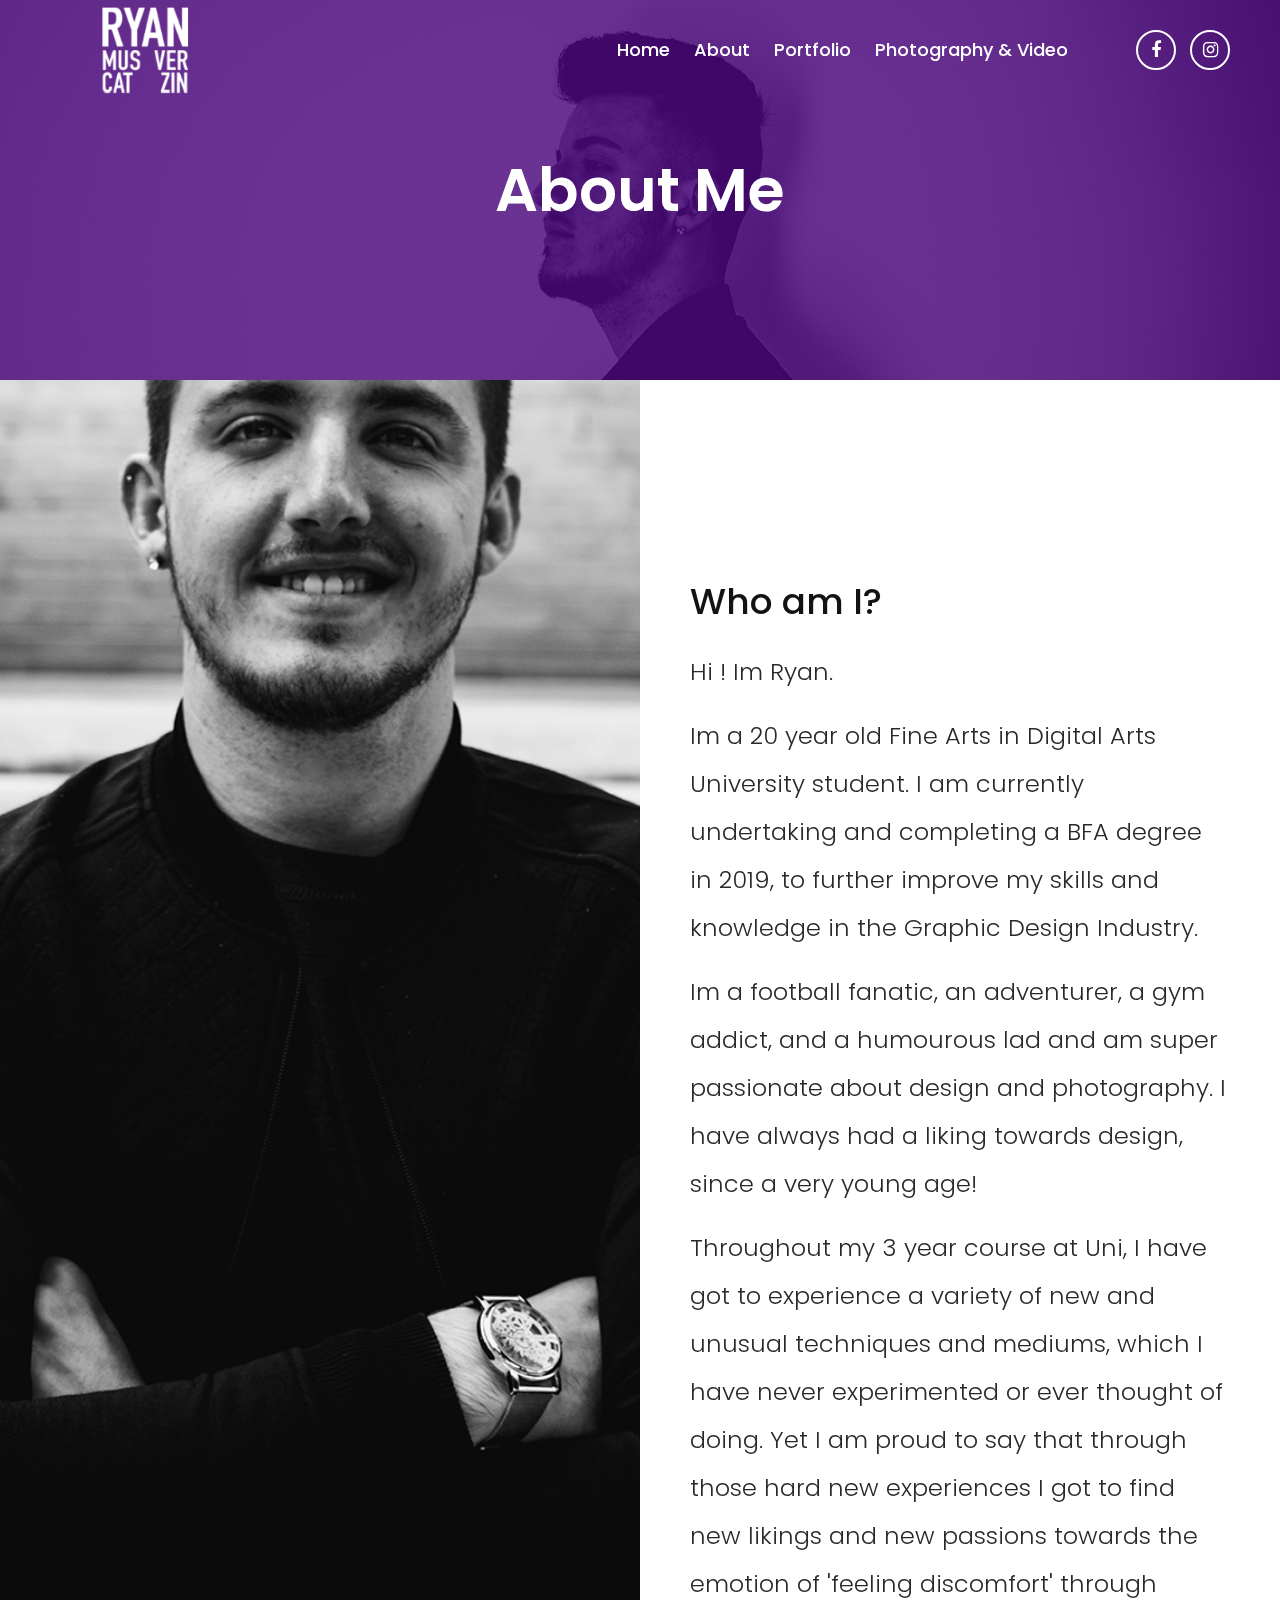
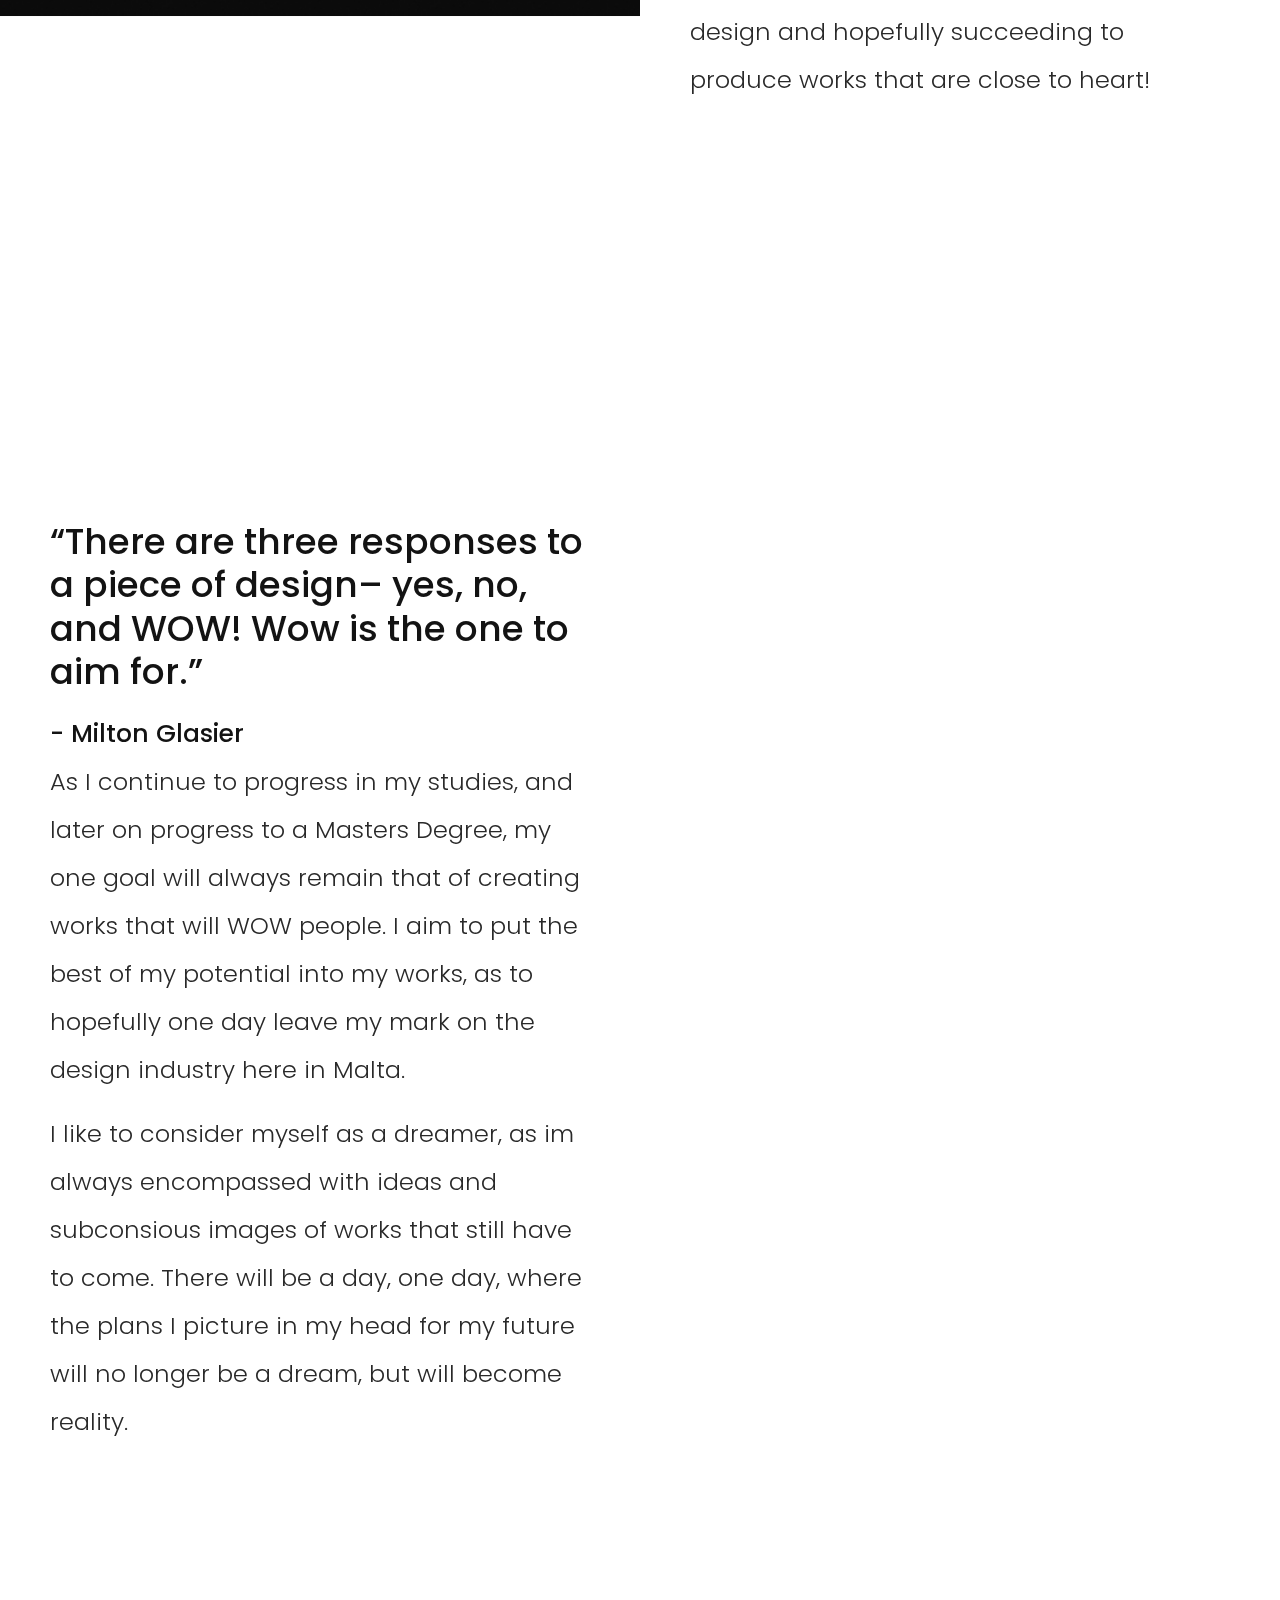
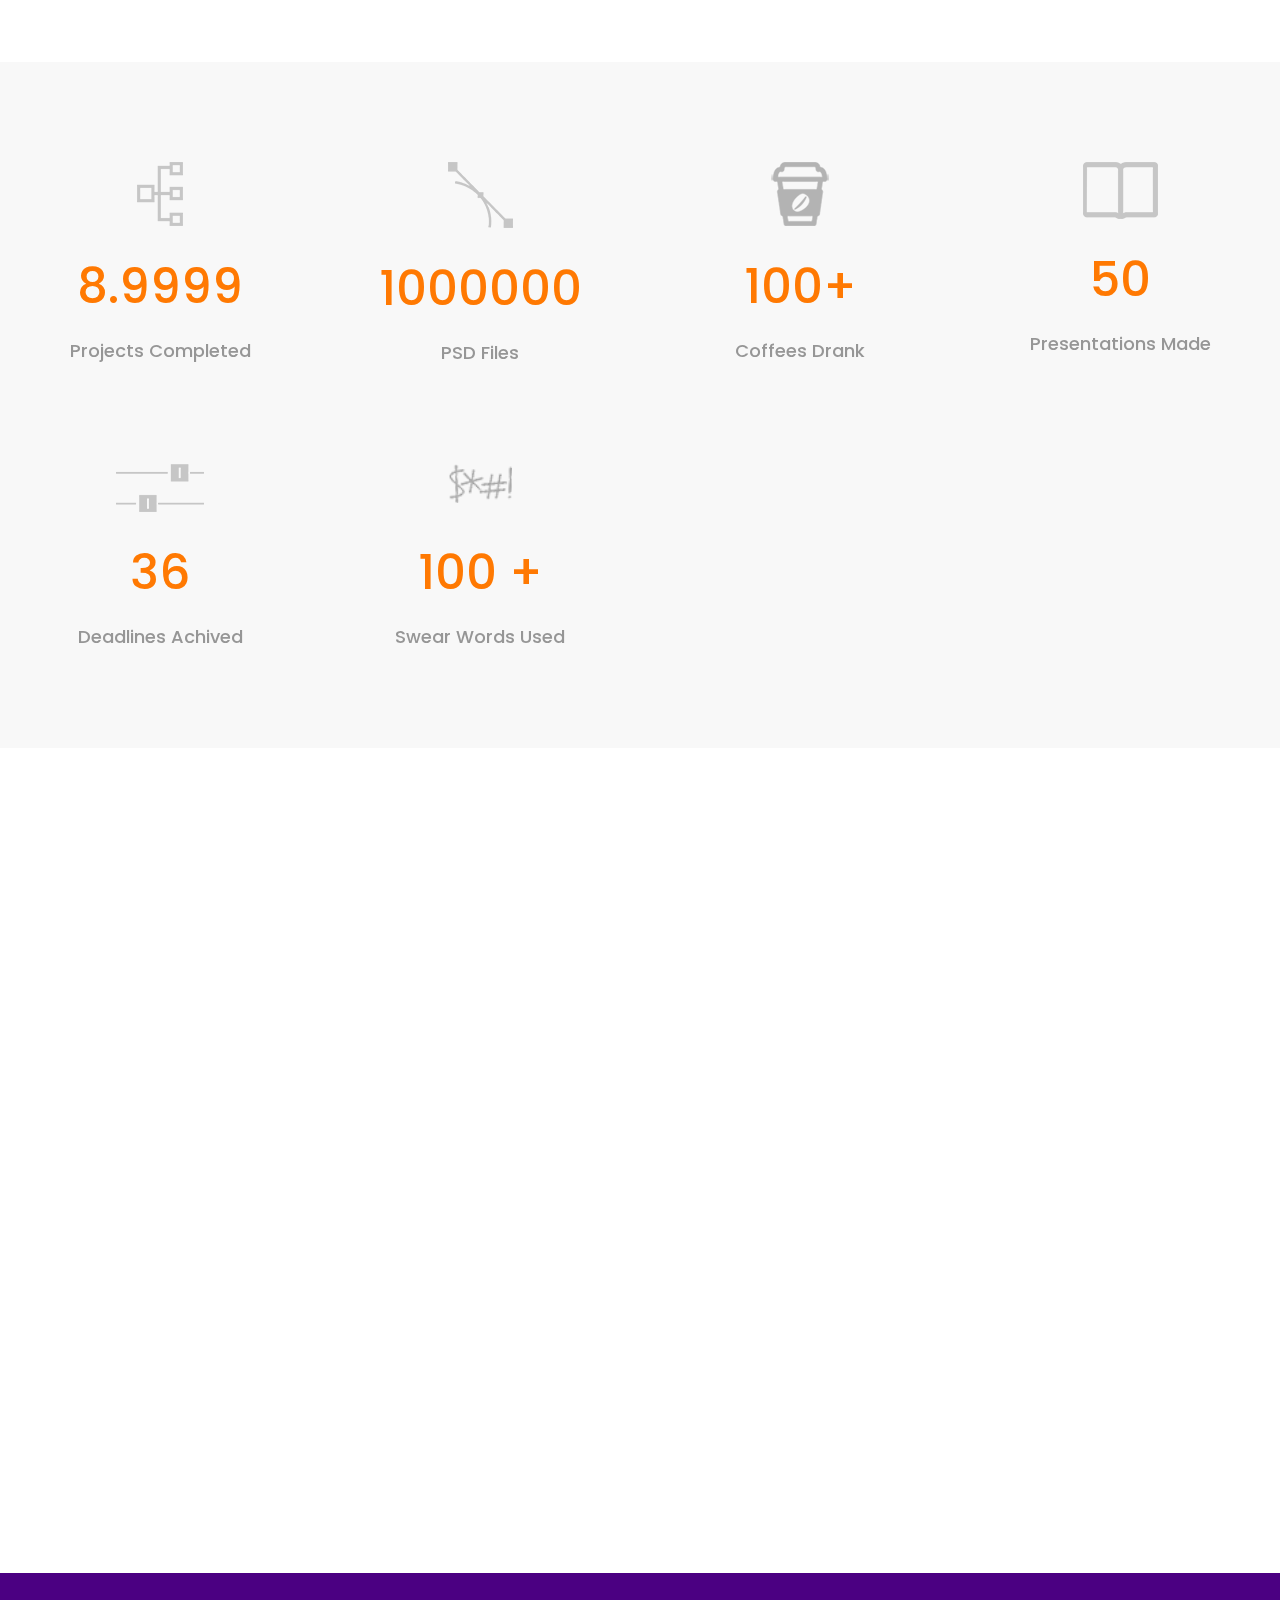
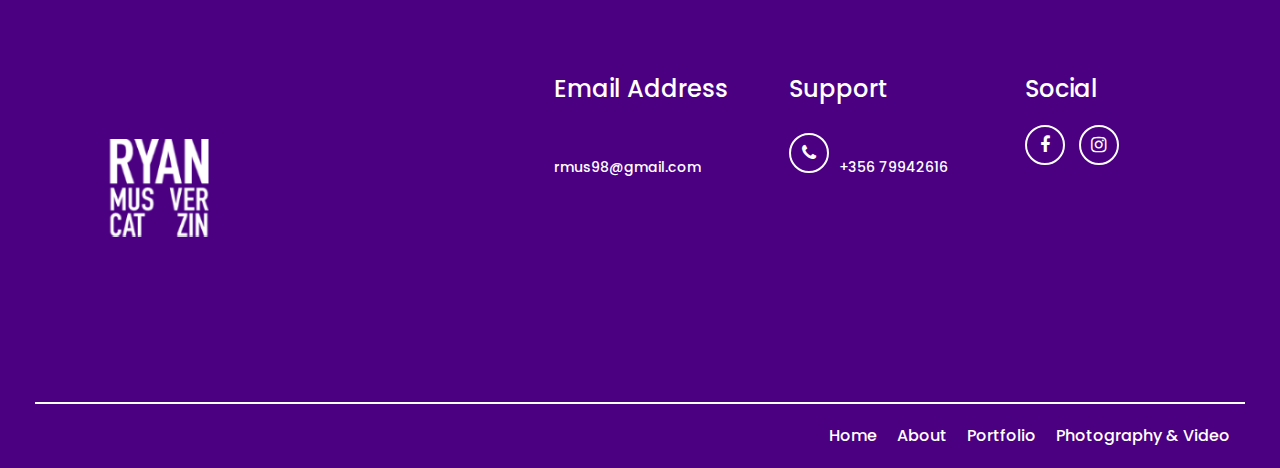
<file: Portfolio.html/RMVPortfolio/about.html>
<!DOCTYPE html>
<html lang="en">

<head>
    <meta charset="UTF-8">
    <meta name="description" content="">
    <meta http-equiv="X-UA-Compatible" content="IE=edge">
    <meta name="viewport" content="width=device-width, initial-scale=1, shrink-to-fit=no">
    <!-- The above 4 meta tags *must* come first in the head; any other head content must come *after* these tags -->

    <!-- Title -->
    <title>Ryan Muscat Verzin - Graphic Artist</title>

    <!-- Favicon -->
    <link rel="icon" href="img/core-img/RMVIcon.png">

    <!-- Stylesheet -->
    <link rel="stylesheet" href="style.css">

</head>

<body>
    <!-- Preloader -->
    <div class="preloader d-flex align-items-center justify-content-center">
        <div class="lds-ellipsis">
            <div></div>
            <div></div>
            <div></div>
            <div></div>
        </div>
    </div>

    <!-- ##### Header Area Start ##### -->
    <header class="header-area">
        <!-- Navbar Area -->
        <div class="pixel-main-menu" id="sticker">
            <div class="classy-nav-container breakpoint-off">
                <div class="container-fluid">
                    <!-- Menu -->
                    <nav class="classy-navbar justify-content-between" id="pixelNav">

                        <!-- Nav brand -->
                        <a href="index.html" class="nav-brand"><img src="img/core-img/rmvlogoF.png" alt=""></a>

                        <!-- Navbar Toggler -->
                        <div class="classy-navbar-toggler">
                            <span class="navbarToggler"><span></span><span></span><span></span></span>
                        </div>

                        <!-- Menu -->
                        <div class="classy-menu">

                            <!-- Close Button -->
                            <div class="classycloseIcon">
                                <div class="cross-wrap"><span class="top"></span><span class="bottom"></span></div>
                            </div>

                            <!-- Nav Start -->
                            <div class="classynav">
                                <ul>
                                    <li><a href="index.html">Home</a></li>
                                    <li><a href="about.html">About</a></li>
                                    <!--<li><a href="services.html">Services</a></li> -->
                                    <!--<li><a href="contact.html">Contact</a></li>-->
                                    <li><a href="https://verzin98.github.io/verzin98portfolio.github.io/Portfolio.html/RMVPortfolio/index.html#Portfolio">Portfolio
                                        </a> </li>
                                    <li><a href="portfolio.html">Photography & Video</a></li>
                                </ul> <!-- Top Social Info -->
                                <div class="top-social-info ml-5">
                                    <a href="https://www.facebook.com/RyanMV98"><i class="fa fa-facebook"></i></a>
                                    <a href="https://www.instagram.com/mvdesign98/?hl=en"><i class="fa fa-instagram"></i></a>

                                </div>
                            </div>
                            <!-- Nav End -->
                        </div>
                    </nav>
                </div>
            </div>
        </div>
    </header>
    <!-- ##### Header Area End ##### -->

    <!-- ##### Breadcrumb Area Start ##### -->
    <section class="breadcrumb-area bg-img bg-overlay jarallax" style="background-image: url(img/bg-img/Me2.jpg);">
        <div class="container-fluid h-100">
            <div class="row h-100 align-items-center">
                <div class="col-12">
                    <div class="breadcrumb-content">
                        <h2>About Me</h2>
                    </div>
                </div>
            </div>
        </div>
    </section>
    <!-- ##### Breadcrumb Area End ##### -->

    <!-- ##### Feature Area Start ##### -->
    <section class="pixel-feature-area d-flex flex-wrap">
        <!-- Feature Thumbnail -->
        <div class="feature-thumbnail bg-img jarallax" style="background-image: url(img/bg-img/Me1.jpg);"></div>

        <!-- Feature Content -->
        <div class="feature-content">
            <h1>Who am I?</h1>
            <p>Hi ! Im Ryan.</p>
            <p> Im a 20 year old Fine Arts in Digital Arts University student.
                I am currently undertaking and completing a BFA degree in 2019, to further improve my skills and
                knowledge in the Graphic Design Industry.</p>
            <p> Im a football fanatic, an adventurer, a gym addict, and a humourous lad and am super passionate about
                design and photography. I have always had a liking towards design, since a very young age! </p>

            <p> Throughout my 3 year course at Uni, I have got to experience a variety of new and unusual techniques
                and mediums, which I have never experimented or ever thought of doing. Yet I am proud to say that
                through those hard new experiences I got to find new likings and new passions towards the emotion of
                'feeling discomfort' through design and hopefully succeeding to produce works that are close to heart!</p>
        </div>
    </section>
    <!-- ##### Feature Area End ##### -->

    <!-- ##### Feature Area Start ##### -->
    <section class="pixel-feature-area d-flex flex-wrap">
        <!-- Feature Content -->
        <div class="feature-content">
            <h1>“There are three responses to a piece of design– yes, no, and WOW! Wow is the one to aim for.” </h1>
            <h6> - Milton Glasier</h6>
            <p>As I continue to progress in my studies, and later on progress to a Masters Degree, my one goal will
                always remain that of creating works that will WOW people. I aim to put the best of my potential into
                my works, as to hopefully one day leave my mark on the design industry here in Malta.</p>
            <p>I like to consider myself as a dreamer, as im always encompassed with ideas and subconsious images of
                works that still have to come. There will be a day, one day, where the plans I picture in my head
                for my future will no longer be a dream, but will become reality. </p>

        </div>

        <!-- Feature Thumbnail -->
        <div class="feature-thumbnail bg-img jarallax" style="background-image: url(img/bg-img/Me3.jpg);"></div>
    </section>
    <!-- ##### Feature Area End ##### -->

    <!-- ##### Cool Facts Area Start ##### -->
    <section class="pixel-cool-facts-area bg-gray section-padding-100-0">
        <div class="container-fluid">
            <div class="row">

                <!-- Single Cool Facts -->
                <div class="col-12 col-sm-6 col-lg-3">
                    <div class="single-cool-fact mb-100">
                        <div class="scf-icon">
                            <img src="img/core-img/m1.png" alt="">
                        </div>
                        <div class="scf-text">
                            <h2><span class="counter">8.9999</span></h2>
                            <h6>Projects Completed</h6>
                        </div>
                    </div>
                </div>

                <!-- Single Cool Facts -->
                <div class="col-12 col-sm-6 col-lg-3">
                    <div class="single-cool-fact mb-100">
                        <div class="scf-icon">
                            <img src="img/core-img/m2.png" alt="">
                        </div>
                        <div class="scf-text">
                            <h2><span class="counter">1000000</span></h2>
                            <h6>PSD Files</h6>
                        </div>
                    </div>
                </div>
                <!-- Single Cool Facts -->
                <div class="col-12 col-sm-6 col-lg-3">
                    <div class="single-cool-fact mb-100">
                        <div class="scf-icon">
                            <img src="img/core-img/Coffee.png" alt="">
                        </div>
                        <div class="scf-text">
                            <h2><span class="counter">100</span>+</h2>
                            <h6>Coffees Drank</h6>
                        </div>
                    </div>
                </div>

                <!-- Single Cool Facts -->
                <div class="col-12 col-sm-6 col-lg-3">
                    <div class="single-cool-fact mb-100">
                        <div class="scf-icon">
                            <img src="img/core-img/m3.png" alt="">
                        </div>
                        <div class="scf-text">
                            <h2><span class="counter">50</span></h2>
                            <h6>Presentations Made</h6>
                        </div>
                    </div>
                </div>

                <!-- Single Cool Facts -->
                <div class="col-12 col-sm-6 col-lg-3">
                    <div class="single-cool-fact mb-100">
                        <div class="scf-icon">
                            <img src="img/core-img/m4.png" alt="">
                        </div>
                        <div class="scf-text">
                            <h2><span class="counter">36</span></h2>
                            <h6>Deadlines Achived</h6>
                        </div>
                    </div>
                </div>
                <!-- Single Cool Facts -->
                <div class="col-12 col-sm-6 col-lg-3">
                    <div class="single-cool-fact mb-100">
                        <div class="scf-icon">
                            <img src="img/core-img/Swear.png" alt="">
                        </div>
                        <div class="scf-text">
                            <h2><span class="counter">100</span> + </h2>
                            <h6>Swear Words Used</h6>
                        </div>
                    </div>
                </div>

            </div>
        </div>
    </section>
    <!-- ##### Cool Facts Area End ##### -->
    <!-- ##### Contact Area Start #####-->
    <section class="contact-area section-padding-100">
        <div class="container">
            <div class="row">
                <div class="col-12">
                    <!-- Section Heading -->
                    <div class="section-heading text-center wow fadeInUp" data-wow-delay="100ms">
                        <h2>Get In Touch</h2>

                    </div>
                </div>
            </div>


            <div class="row justify-content-center">
                <div class="col-12 col-lg-8">
                    <!-- Contact Form -->
                    <div class="contact-form-area text-center">
                        <form action="rmus98@gmail.com" method="post">
                            <input type="text" name="name" class="form-control wow fadeInUp" data-wow-delay="100ms"
                                placeholder="Name">
                            <input type="email" name="email" class="form-control wow fadeInUp" data-wow-delay="300ms"
                                placeholder="E-mail">
                            <input type="text" name="subject" class="form-control wow fadeInUp" data-wow-delay="500ms"
                                placeholder="Subject">
                            <textarea name="message" class="form-control wow fadeInUp" data-wow-delay="700ms"
                                placeholder="Message"></textarea>
                            <button type="submit" class="btn pixel-btn wow fadeInUp" data-wow-delay="900ms">Send
                                Message</button>
                        </form>
                    </div>
                </div>
            </div>

        </div>
    </section>
    <!-- ##### Contact Area End #####-->


    <!-- ##### Footer Area Start ##### -->
    <footer class="footer-area section-padding-100-0">
        <div class="container-fluid">
            <div class="row justify-content-between">

                <!-- Single Footer Widget -->
                <div class="col-12 col-sm-6 col-md-3">
                    <div class="single-footer-widget mb-100">
                        <!-- Footer Logo -->
                        <a href="index.html" class="footer-logo"><img src="img/core-img/rmvlogoF.png" width="600"
                                height="100" alt=""></a>
                    </div>
                </div>

                <!-- Single Footer Widget -->
                <div class="col-12 col-md-9 col-lg-8 col-xl-7">
                    <div class="row">
                        <!-- Single Footer Widget -->
                        <div class="col-sm-4">
                            <div class="single-footer-widget mb-100">
                                <h5 class="widget-title">Email Address</h5>
                                <p> <br> rmus98@gmail.com</p>
                            </div>
                        </div>

                        <!-- Single Footer Widget -->
                        <div class="col-sm-4">
                            <div class="single-footer-widget mb-100">
                                <h5 class="widget-title">Support</h5>
                                <p><i class="fa fa-phone"></i> <br> +356 79942616</p>
                            </div>
                        </div>

                        <!-- Single Footer Widget -->
                        <div class="col-sm-4">
                            <div class="single-footer-widget mb-100">
                                <h5 class="widget-title">Social</h5>
                                <div class="footer-social-info">
                                    <a href="https://www.facebook.com/RyanMV98"><i class="fa fa-facebook"></i></a>
                                    <a href="https://www.instagram.com/mvdesign98/?hl=en"><i class="fa fa-instagram"></i></a>

                                </div>
                            </div>
                        </div>
                    </div>
                </div>
            </div>
        </div>

        <!-- Copywrite Area -->
        <div class="copywrite-area">
            <div class="container-fluid">
                <div class="row align-items-center">
                    <div class="col-12 col-md-6">
                        <div class="copywrite-content">

                            </p>
                        </div>
                    </div>
                    <div class="col-12 col-md-6">
                        <nav class="footer-nav">
                            <ul>
                                <li><a href="index.html">Home</a></li>
                                <li><a href="about.html">About</a></li>
                                <!--<li><a href="services.html">Services</a></li> -->
                                <!--<li><a href="contact.html">Contact</a></li>-->
                                <li><a href="https://verzin98.github.io/verzin98portfolio.github.io/Portfolio.html/RMVPortfolio/index.html#Portfolio">Portfolio
                                    </a> </li>
                                <li><a href="portfolio.html">Photography & Video</a></li>
                            </ul>
                        </nav>
                    </div>
                </div>
            </div>
        </div>
    </footer>
    <!-- ##### Footer Area Start ##### -->

    <!-- ##### All Javascript Script ##### -->
    <!-- jQuery-2.2.4 js -->
    <script src="js/jquery/jquery-2.2.4.min.js"></script>
    <!-- Popper js -->
    <script src="js/bootstrap/popper.min.js"></script>
    <!-- Bootstrap js -->
    <script src="js/bootstrap/bootstrap.min.js"></script>
    <!-- All Plugins js -->
    <script src="js/plugins/plugins.js"></script>
    <!-- Active js -->
    <script src="js/active.js"></script>
</body>

</html>
</file>
<file: Portfolio.html/RMVPortfolio/style.css>
/* transition - animation */
/* flex */
/* [Stylesheet - 1.0] */
/* :: 1.0 Import Fonts */
@import url("https://fonts.googleapis.com/css?family=Poppins:300,300i,400,400i,500,500i,600,600i,700,700i,800,800i,900,900i");
/* :: 2.0 Import All CSS */
@import url(css/bootstrap.min.css);
@import url(css/classy-nav.css);
@import url(css/owl.carousel.min.css);
@import url(css/animate.css);
@import url(css/magnific-popup.css);
@import url(css/font-awesome.min.css);
/* :: 3.0 Base CSS */
* {
  margin: 0;
  padding: 0; }

body {
  font-family: "Poppins", sans-serif;
  font-size: 14px; }

h2,
h3,
h4,
h5 {
  font-family: "Poppins", sans-serif;
  color: white;
  line-height: 1.3;
  font-weight: 500; }

  h1 {
    font-family: "Poppins", sans-serif;
    color: rgb(19, 19, 19);
    line-height: 1.2;
    font-size: 10px;
    font-weight: 500; }

    h6 {
      font-family: "Poppins", sans-serif;
    color: rgb(19, 19, 19);
    line-height: 1.3;
    font-size: 25px;
    font-weight: 500; }


p {
  font-family: "Poppins", sans-serif;
  color: #292929;
  font-size: 10px;
  line-height: 2;
  font-weight: 400; }

a,
a:hover,
a:focus {
  -webkit-transition-duration: 500ms;
  -o-transition-duration: 500ms;
  transition-duration: 500ms;
  text-decoration: none;
  outline: 0 solid transparent;
  color: #000000;
  font-weight: 500;
  font-size: 16px; }

ul,
ol {
  margin: 0; }
  ul li,
  ol li {
    list-style: none; }

img {
  height: auto;
  max-width: 80%; }

/* :: 3.1.0 Spacing */
.mt-15 {
  margin-top: 15px !important; }

.mt-30 {
  margin-top: 30px !important; }

.mt-50 {
  margin-top: 50px !important; }

.mt-70 {
  margin-top: 70px !important; }

.mt-100 {
  margin-top: 100px !important; }

.mb-15 {
  margin-bottom: 15px !important; }

.mb-30 {
  margin-bottom: 30px !important; }

.mb-50 {
  margin-bottom: 50px !important; }

.mb-70 {
  margin-bottom: 70px !important; }

.mb-100 {
  margin-bottom: 100px !important; }

.ml-15 {
  margin-left: 15px !important; }

.ml-30 {
  margin-left: 30px !important; }

.ml-50 {
  margin-left: 50px !important; }

.mr-15 {
  margin-right: 15px !important; }

.mr-30 {
  margin-right: 30px !important; }

.mr-50 {
  margin-right: 50px !important; }

/* :: 3.2.0 Height */
.height-400 {
  height: 400px !important; }

.height-500 {
  height: 500px !important; }

.height-600 {
  height: 600px !important; }

.height-700 {
  height: 700px !important; }

.height-800 {
  height: 800px !important; }

/* :: 3.3.0 Section Padding */
.section-padding-100 {
  padding-top: 100px;
  padding-bottom: 100px; }

.section-padding-100-0 {
  padding-top: 100px;
  padding-bottom: 0; }

.section-padding-0-100 {
  padding-top: 0;
  padding-bottom: 100px; }

.section-padding-100-70 {
  padding-top: 100px;
  padding-bottom: 70px; }

/* :: 3.4.0 Preloader */
.preloader {
  background-color: #4b0082;
  width: 100%;
  height: 100%;
  position: fixed;
  top: 0;
  left: 0;
  right: 0;
  z-index: 99999; }
  .preloader .lds-ellipsis {
    display: inline-block;
    position: relative;
    width: 64px;
    height: 64px; }
    .preloader .lds-ellipsis div {
      position: absolute;
      top: 27px;
      width: 11px;
      height: 11px;
      border-radius: 50%;
      background: #ffffff;
      animation-timing-function: cubic-bezier(0, 1, 1, 0); }
      .preloader .lds-ellipsis div:nth-child(1) {
        left: 6px;
        -webkit-animation: lds-ellipsis1 0.6s infinite;
        animation: lds-ellipsis1 0.6s infinite; }
      .preloader .lds-ellipsis div:nth-child(2) {
        left: 6px;
        -webkit-animation: lds-ellipsis2 0.6s infinite;
        animation: lds-ellipsis2 0.6s infinite; }
      .preloader .lds-ellipsis div:nth-child(3) {
        left: 26px;
        -webkit-animation: lds-ellipsis2 0.6s infinite;
        animation: lds-ellipsis2 0.6s infinite; }
      .preloader .lds-ellipsis div:nth-child(4) {
        left: 45px;
        -webkit-animation: lds-ellipsis3 0.6s infinite;
        animation: lds-ellipsis3 0.6s infinite; }

@-webkit-keyframes lds-ellipsis1 {
  0% {
    -webkit-transform: scale(0);
    -ms-transform: scale(0);
    transform: scale(0); }
  100% {
    -webkit-transform: scale(1);
    -ms-transform: scale(1);
    transform: scale(1); } }
@keyframes lds-ellipsis1 {
  0% {
    -webkit-transform: scale(0);
    -ms-transform: scale(0);
    transform: scale(0); }
  100% {
    -webkit-transform: scale(1);
    -ms-transform: scale(1);
    transform: scale(1); } }
@-webkit-keyframes lds-ellipsis3 {
  0% {
    -webkit-transform: scale(1);
    -ms-transform: scale(1);
    transform: scale(1); }
  100% {
    -webkit-transform: scale(0);
    -ms-transform: scale(0);
    transform: scale(0); } }
@keyframes lds-ellipsis3 {
  0% {
    -webkit-transform: scale(1);
    -ms-transform: scale(1);
    transform: scale(1); }
  100% {
    -webkit-transform: scale(0);
    -ms-transform: scale(0);
    transform: scale(0); } }
@-webkit-keyframes lds-ellipsis2 {
  0% {
    -webkit-transform: translate(0, 0);
    -ms-transform: translate(0, 0);
    transform: translate(0, 0); }
  100% {
    -webkit-transform: translate(19px, 0);
    -ms-transform: translate(19px, 0);
    transform: translate(19px, 0); } }
@keyframes lds-ellipsis2 {
  0% {
    -webkit-transform: translate(0, 0);
    -ms-transform: translate(0, 0);
    transform: translate(0, 0); }
  100% {
    -webkit-transform: translate(19px, 0);
    -ms-transform: translate(19px, 0);
    transform: translate(19px, 0); } }
/* :: 3.5.0 Miscellaneous */
.jarallax {
  position: relative;
  z-index: 0; }

.jarallax > .jarallax-img {
  position: absolute;
  object-fit: cover;
  font-family: 'object-fit: cover;';
  top: 0;
  left: 0;
  width: 100%;
  height: 100%;
  z-index: -1; }

.section-heading {
  position: relative;
  z-index: 1;
  margin-bottom: 70px; }
  .section-heading h2 {
    font-size: 48px;
    color: #212121;
    font-weight: 700;
    margin-bottom: 10px;
    font-weight: 500; }
    @media only screen and (min-width: 992px) and (max-width: 1199px) {
      .section-heading h2 {
        font-size: 36px; } }
    @media only screen and (min-width: 768px) and (max-width: 991px) {
      .section-heading h2 {
        font-size: 30px; } }
    @media only screen and (max-width: 767px) {
      .section-heading h2 {
        font-size: 24px; } }
  .section-heading h6 {
    font-size: 18px;
    margin-bottom: 0;
    color: #969696; }
  .section-heading p {
    font-weight: 300;
    font-size: 18px;
    margin-bottom: 0; }

.box-shadow {
  position: relative;
  z-index: 1; }
  .box-shadow:hover {
    box-shadow: 0 0 24px rgba(0, 0, 0, 0.2); }

.tooltip-inner {
  background-color: #ff7902;
  box-shadow: 0 0 24px rgba(0, 0, 0, 0.2); }

.tooltip .arrow::before {
  border-bottom-color: #ff7902; }

.bg-img {
  background-position: center center;
  background-size: cover;
  background-repeat: no-repeat; }

.bg-white {
  background-color: #ffffff !important; }

.bg-dark {
  background-color: #000000 !important; }

.bg-transparent {
  background-color: transparent !important; }

.bg-gray {
  background-color: #f8f8f8; }

.font-bold {
  font-weight: 700; }

.font-light {
  font-weight: 300; }

.bg-overlay {
  position: relative;
  z-index: 2;
  background-position: center center;
  background-size: cover; }
  .bg-overlay::after {
    background-color: rgba(0, 0, 0, 0.61);
    position: absolute;
    z-index: -1;
    top: 0;
    left: 0;
    width: 0%;
    height: 100%;
    content: ""; }

.bg-fixed {
  background-attachment: fixed !important; }

/* :: 3.6.0 ScrollUp */
#scrollUp {
  background-color: #4b0082;
  border-radius: 5px 0 0 5px;
  bottom: 70px;
  color: #ffffff;
  font-size: 10px;
  padding: 12px 0;
  height: 60px;
  line-height: 1.5;
  right: 0;
  text-align: center;
  width: 35px;
  -webkit-transition-duration: 500ms;
  -o-transition-duration: 500ms;
  transition-duration: 500ms;
  font-weight: 700;
  box-shadow: 0 1px 5px 2px rgba(0, 0, 0, 0.15);
  text-transform: uppercase; }
  #scrollUp i {
    font-size: 18px;
    display: block; }
  #scrollUp:hover {
    background-color: #ff7902;
    color: #ffffff; }

/* :: 3.7.0 pixel Button */
.pixel-btn {
  -webkit-transition-duration: 500ms;
  -o-transition-duration: 500ms;
  transition-duration: 500ms;
  background-color: #ff7902;
  position: relative;
  z-index: 1;
  display: inline-block;
  min-width: 170px;
  height: 48px;
  color: #ffffff;
  border-radius: 0;
  padding: 0 35px 0 20px;
  font-size: 14px;
  line-height: 48px;
  font-weight: 600;
  text-transform: uppercase; }
  .pixel-btn::after {
    position: absolute;
    top: 0;
    right: 20px;
    font-size: 18px;
    content: '\f105';
    font-family: 'FontAwesome';
    z-index: 1; }
  .pixel-btn:hover, .pixel-btn:focus {
    font-size: 14px;
    font-weight: 600;
    background-color: #4b0082;
    color: #ffffff;
    box-shadow: 0 0 50px rgba(0, 0, 0, 0.15); }
  .pixel-btn.btn-2 {
    background-color:#4b0082;
    color: #ffffff; }
    .pixel-btn.btn-2:hover, .pixel-btn.btn-2:focus {
      background-color: #ff7902;
      color: #ffffff;
      box-shadow: 0 0 50px rgba(0, 0, 0, 0.15); }
  .pixel-btn.btn-3 {
    background-color: transparent;
    color: #4b0082;
    border: 2px solid #4b0082;
    line-height: 44px; }
    .pixel-btn.btn-3:hover, .pixel-btn.btn-3:focus {
      background-color: transparent;
      color: #ff7902;
      box-shadow: 0 0 50px rgba(0, 0, 0, 0.15);
      border: 2px solid #ff7902; }

/* :: 4.0 Header Area CSS */
.header-area {
  position: absolute;
  z-index: 1000;
  width: 100%;
  top: 0;
  left: 0;
  right: 0; }
  .header-area .pixel-main-menu {
    position: relative;
    width: 100%;
    z-index: 1;
    padding: 0 35px;
    -webkit-transition-duration: 500ms;
    -o-transition-duration: 500ms;
    transition-duration: 500ms; }
    @media only screen and (max-width: 767px) {
      .header-area .pixel-main-menu {
        padding: 0; } }
    .header-area .pixel-main-menu .classy-nav-container {
      background-color: transparent; }
    .header-area .pixel-main-menu .classy-navbar {
      height: 100px;
      padding: 0;
      background-color: transparent; }
      @media only screen and (min-width: 768px) and (max-width: 991px) {
        .header-area .pixel-main-menu .classy-navbar {
          height: 70px; } }
      @media only screen and (max-width: 767px) {
        .header-area .pixel-main-menu .classy-navbar {
          height: 70px; } }
      @media only screen and (max-width: 767px) {
        .header-area .pixel-main-menu .classy-navbar .nav-brand {
          width: 80px;
          margin-right: 10px; } }
      .header-area .pixel-main-menu .classy-navbar .classynav ul li a {
        font-weight: 500;
        text-transform: capitalize;
        font-size: 18px;
        padding: 0 10px;
        color: #ffffff; }
        .header-area .pixel-main-menu .classy-navbar .classynav ul li a:hover, .header-area .pixel-main-menu .classy-navbar .classynav ul li a:focus {
          color: #ff7902; }
        @media only screen and (min-width: 992px) and (max-width: 1199px) {
          .header-area .pixel-main-menu .classy-navbar .classynav ul li a {
            font-size: 16px;
            padding: 0 5px; } }
        @media only screen and (min-width: 768px) and (max-width: 991px) {
          .header-area .pixel-main-menu .classy-navbar .classynav ul li a {
            color: #212121;
            font-size: 14px; } }
        @media only screen and (max-width: 767px) {
          .header-area .pixel-main-menu .classy-navbar .classynav ul li a {
            color: #212121;
            font-size: 14px; } }
      .header-area .pixel-main-menu .classy-navbar .classynav > ul > li:first-child a {
        padding-left: 0; }
        @media only screen and (min-width: 768px) and (max-width: 991px) {
          .header-area .pixel-main-menu .classy-navbar .classynav > ul > li:first-child a {
            padding-left: 10px; } }
        @media only screen and (max-width: 767px) {
          .header-area .pixel-main-menu .classy-navbar .classynav > ul > li:first-child a {
            padding-left: 10px; } }
      .header-area .pixel-main-menu .classy-navbar .classynav ul li.megamenu-item > a::after,
      .header-area .pixel-main-menu .classy-navbar .classynav ul li.has-down > a::after {
        color: #ffffff; }
        @media only screen and (min-width: 768px) and (max-width: 991px) {
          .header-area .pixel-main-menu .classy-navbar .classynav ul li.megamenu-item > a::after,
          .header-area .pixel-main-menu .classy-navbar .classynav ul li.has-down > a::after {
            color: #212121; } }
        @media only screen and (max-width: 767px) {
          .header-area .pixel-main-menu .classy-navbar .classynav ul li.megamenu-item > a::after,
          .header-area .pixel-main-menu .classy-navbar .classynav ul li.has-down > a::after {
            color: #212121; } }
      .header-area .pixel-main-menu .classy-navbar .classynav ul li ul li.megamenu-item > a::after,
      .header-area .pixel-main-menu .classy-navbar .classynav ul li ul li.has-down > a::after {
        color: #212121; }
      .header-area .pixel-main-menu .classy-navbar .classynav ul li ul li a {
        color: #212121;
        font-size: 14px;
        padding: 0 20px; }
  .header-area .top-social-info {
    position: relative;
    z-index: 1; }
    @media only screen and (min-width: 768px) and (max-width: 991px) {
      .header-area .top-social-info {
        margin-top: 30px;
        margin-left: 15px !important; } }
    @media only screen and (max-width: 767px) {
      .header-area .top-social-info {
        margin-top: 30px;
        margin-left: 15px !important; } }
    .header-area .top-social-info a {
      display: inline-block;
      width: 40px;
      height: 40px;
      font-size: 18px;
      border: 2px solid #ffffff;
      color: #ffffff;
      border-radius: 50%;
      text-align: center;
      line-height: 36px;
      margin-left: 10px; }
      @media only screen and (min-width: 992px) and (max-width: 1199px) {
        .header-area .top-social-info a {
          width: 30px;
          height: 30px;
          line-height: 26px;
          margin-left: 5px;
          font-size: 14px; } }
      @media only screen and (min-width: 768px) and (max-width: 991px) {
        .header-area .top-social-info a {
          width: 30px;
          height: 30px;
          line-height: 26px;
          margin-left: 5px;
          font-size: 14px;
          color: #212121;
          border-color: #212121; } }
      @media only screen and (max-width: 767px) {
        .header-area .top-social-info a {
          width: 30px;
          height: 30px;
          line-height: 26px;
          margin-left: 5px;
          font-size: 14px;
          color: #212121;
          border-color: #212121; } }
      .header-area .top-social-info a:hover, .header-area .top-social-info a:focus {
        border-color: #ff7902;
        color: #ff7902; }
  .header-area .is-sticky .pixel-main-menu {
    background-color: #4b0082;
    box-shadow: 0 7px 40px 0 rgba(0, 0, 0, 0.3); }

.classy-navbar-toggler .navbarToggler span {
  background-color: #ffffff; }

/* :: 5.0 Hero Area CSS */
.hero-area {
  position: relative;
  z-index: 1; }
  .hero-area .owl-prev,
  .hero-area .owl-next {
    position: absolute;
    top: 50%;
    font-size: 24px;
    font-weight: 700;
    color: #ffffff;
    left: 50px;
    text-transform: uppercase;
    -webkit-transition-duration: 500ms;
    -o-transition-duration: 500ms;
    transition-duration: 500ms;
    -webkit-transform: translateY(-50%);
    -ms-transform: translateY(-50%);
    transform: translateY(-50%);
    opacity: 0;
    visibility: hidden; }
    @media only screen and (min-width: 768px) and (max-width: 991px) {
      .hero-area .owl-prev,
      .hero-area .owl-next {
        font-size: 18px; } }
    @media only screen and (max-width: 767px) {
      .hero-area .owl-prev,
      .hero-area .owl-next {
        left: 20px;
        font-size: 16px; } }
    .hero-area .owl-prev:hover,
    .hero-area .owl-next:hover {
      color: #ff7902; }
  .hero-area .owl-next {
    left: auto;
    right: 50px; }
    @media only screen and (max-width: 767px) {
      .hero-area .owl-next {
        right: 20px; } }
  .hero-area:hover .owl-next,
  .hero-area:hover .owl-prev {
    opacity: 1;
    visibility: visible; }

.single-slide {
  position: relative;
  z-index: 99;
  width: 100%;
  height: 900px;
  background-color: #ffffff;
  overflow: hidden; }
  .single-slide .slide-bg-img {
    position: absolute;
    width: 100%;
    height: 100%;
    z-index: -12;
    top: 0;
    left: 0;
    right: 0;
    bottom: 0;
    -webkit-animation: slide-bg linear 10000ms infinite;
    animation: slide-bg linear 10000ms infinite; }
  .single-slide .welcome-text {
    position: relative;
    z-index: 1; }
    .single-slide .welcome-text h2 {
      font-size: 72px;
      color: #ffffff;
      font-weight: 500;
      margin-bottom: 10px;
      text-transform: uppercase; }
      .single-slide .welcome-text h2 span {
        color: #ffffff;
        font-weight: 300; }
      @media only screen and (min-width: 992px) and (max-width: 1199px) {
        .single-slide .welcome-text h2 {
          font-size: 48px; } }
      @media only screen and (min-width: 768px) and (max-width: 991px) {
        .single-slide .welcome-text h2 {
          font-size: 42px; } }
      @media only screen and (max-width: 767px) {
        .single-slide .welcome-text h2 {
          font-size: 24px; } }
    .single-slide .welcome-text h4 {
      font-size: 24px;
      font-weight: 400;
      color: #ffffff;
      margin-bottom: 15px; }
      @media only screen and (max-width: 767px) {
        .single-slide .welcome-text h4 {
          font-size: 18px; } }
      .single-slide .welcome-text h4 span {
        font-weight: 300; }
  @media only screen and (min-width: 992px) and (max-width: 1199px) {
    .single-slide {
      height: 700px; } }
  @media only screen and (min-width: 768px) and (max-width: 991px) {
    .single-slide {
      height: 600px; } }
  @media only screen and (max-width: 767px) {
    .single-slide {
      height: 550px; } }

@-webkit-keyframes slide-bg {
  0% {
    -webkit-transform: scale(1.3);
    -ms-transform: scale(1.3);
    transform: scale(1.3); }
  100% {
    -webkit-transform: scale(1);
    -ms-transform: scale(1);
    transform: scale(1); } }
@keyframes slide-bg {
  0% {
    -webkit-transform: scale(1.3);
    -ms-transform: scale(1.3);
    transform: scale(1.3); }
  100% {
    -webkit-transform: scale(1);
    -ms-transform: scale(1);
    transform: scale(1); } }


/* :: 9.0 Newsletter Area CSS */
.nl-area {
  position: relative;
  z-index: 3;
  background-color: rgb(57, 6, 104); }
  .nl-area .nl-form {
    position: relative;
    z-index: 1; }
    .nl-area .nl-form h4 {
      color: #ffffff;
      margin-bottom: 25px;
      display: block;
      font-weight: 500; }
      @media only screen and (max-width: 767px) {
        .nl-area .nl-form h4 {
          font-size: 18px; } }
    .nl-area .nl-form form {
      width: 100%;
      position: relative;
      z-index: 1; }
      .nl-area .nl-form form input {
        width: 100%;
        height: 50px;
        background-color: transparent;
        border: none;
        border-bottom: 2px solid #ffffff;
        font-size: 12px;
        font-style: italic;
        text-align: center;
        color: #ffffff;
        -webkit-transition-duration: 500ms;
        -o-transition-duration: 500ms;
        transition-duration: 500ms; }
        .nl-area .nl-form form input:focus {
          border-bottom-color: #ff7902; }

/* :: Portfolio Area CSS */
.pixel-projects-menu {
  position: relative;
  z-index: 1;
  margin-bottom: 30px; }
  .pixel-projects-menu .btn {
    padding: 10px 20px;
    background-color: transparent;
    font-size: 14px;
    text-transform: capitalize;
    font-weight: 500;
    color: #969696;
    border-radius: 50px;
    border: 2px solid transparent; }
    .pixel-projects-menu .btn.active, .pixel-projects-menu .btn:focus {
      box-shadow: none;
      color: #ff7902;
      border-color: #ff7902; }

.single_gallery_item {
  display: inline-block;
  float: left;
  position: relative;
  z-index: 2;
  width: 33.3333334%;
  overflow: hidden;
  -webkit-transition-duration: 500ms;
  -o-transition-duration: 500ms;
  transition-duration: 500ms; }
  @media only screen and (max-width: 767px) {
    .single_gallery_item {
      width: 100%; } }
  .single_gallery_item img {
    width: 100%;
    -webkit-transition-duration: 2000ms;
    -o-transition-duration: 2000ms;
    transition-duration: 2000ms; }
  .single_gallery_item .hover-content {
    width: 100%;
    height: 100%;
    position: absolute;
    top: 0;
    bottom: 0;
    left: 0;
    right: 0;
    background-color: rgba(255, 121, 2, 0.9);
    opacity: 0;
    visibility: hidden;
    -webkit-transition-duration: 500ms;
    -o-transition-duration: 500ms;
    transition-duration: 500ms; }
    .single_gallery_item .hover-content .zoom-img {
      display: inline-block;
      width: 50px;
      height: 50px;
      border-radius: 50%;
      border: 2px solid #ffffff;
      font-size: 20px;
      margin-bottom: 30px;
      color: #ffffff;
      line-height: 46px;
      margin-top: -15px;
      opacity: 0;
      -webkit-transition-duration: 500ms;
      -o-transition-duration: 500ms;
      transition-duration: 500ms; }
    .single_gallery_item .hover-content h4 {
      margin-bottom: 0;
      color: #ffffff; }
      @media only screen and (min-width: 992px) and (max-width: 1199px) {
        .single_gallery_item .hover-content h4 {
          font-size: 20px; } }
      @media only screen and (min-width: 768px) and (max-width: 991px) {
        .single_gallery_item .hover-content h4 {
          font-size: 16px; } }
      @media only screen and (max-width: 767px) {
        .single_gallery_item .hover-content h4 {
          font-size: 16px; } }
  .single_gallery_item:hover img {
    -webkit-transform: scale(1.1);
    -ms-transform: scale(1.1);
    transform: scale(1.1); }
  .single_gallery_item:hover .hover-content {
    opacity: 1;
    visibility: visible; }
    .single_gallery_item:hover .hover-content .zoom-img {
      margin-top: 0;
      opacity: 1; }

/* Feature Area CSS */
.pixel-feature-area {
  position: relative;
  z-index: 1; }
  .pixel-feature-area .feature-thumbnail {
    -webkit-box-flex: 0;
    -ms-flex: 0 0 50%;
    flex: 0 0 50%;
    max-width: 50%;
    width: 50%; }
    @media only screen and (max-width: 767px) {
      .pixel-feature-area .feature-thumbnail {
        -webkit-box-flex: 0;
        -ms-flex: 0 0 100%;
        flex: 0 0 100%;
        max-width: 100%;
        width: 100%;
        height: 300px; } }
  .pixel-feature-area .feature-content {
    -webkit-box-flex: 0;
    -ms-flex: 0 0 50%;
    flex: 0 0 50%;
    max-width: 50%;
    width: 50%;
    padding: 200px 50px; }
    @media only screen and (min-width: 992px) and (max-width: 1199px) {
      .pixel-feature-area .feature-content {
        padding: 100px 30px; } }
    @media only screen and (min-width: 768px) and (max-width: 991px) {
      .pixel-feature-area .feature-content {
        padding: 100px 30px; } }
    @media only screen and (max-width: 767px) {
      .pixel-feature-area .feature-content {
        padding: 50px 30px;
        -webkit-box-flex: 0;
        -ms-flex: 0 0 100%;
        flex: 0 0 100%;
        max-width: 100%;
        width: 100%; } }
    .pixel-feature-area .feature-content h1 {
      font-size: 36px;
      margin-bottom: 25px; }
      @media only screen and (min-width: 768px) and (max-width: 991px) {
        .pixel-feature-area .feature-content h1 {
          font-size: 30px; } }
      @media only screen and (max-width: 767px) {
        .pixel-feature-area .feature-content h1 {
          font-size: 24px; } }
    .pixel-feature-area .feature-content p {
      font-weight: 300;
      font-size: 24px; }
      @media only screen and (min-width: 992px) and (max-width: 1199px) {
        .pixel-feature-area .feature-content p {
          font-size: 16px; } }
      @media only screen and (min-width: 768px) and (max-width: 991px) {
        .pixel-feature-area .feature-content p {
          font-size: 16px; } }
      @media only screen and (max-width: 767px) {
        .pixel-feature-area .feature-content p {
          font-size: 16px; } }



/* :: 11.0 Footer Area CSS */
.footer-area {
  position: relative;
  z-index: 1;
  background-color:#4b0082;
  padding-left: 35px;
  padding-right: 35px; }
  @media only screen and (max-width: 767px) {
    .footer-area {
      padding-left: 0;
      padding-right: 0; } }
  .footer-area .single-footer-widget {
    position: relative;
    z-index: 1; }
    @media only screen and (max-width: 767px) {
      .footer-area .single-footer-widget {
        margin-bottom: 50px !important; } }
    .footer-area .single-footer-widget .widget-title {
      font-size: 24px;
      color: #ffffff;
      margin-bottom: 20px;
      font-weight: 500; }
      @media only screen and (max-width: 767px) {
        .footer-area .single-footer-widget .widget-title {
          font-size: 20px; } }
    .footer-area .single-footer-widget p {
      margin-bottom: 0;
      font-size: 14px;
      color: #ffffff;
      font-weight: 500;
      display: -webkit-box;
      display: -ms-flexbox;
      display: flex;
      -webkit-box-align: center;
      -ms-flex-align: center;
      align-items: center; }
      .footer-area .single-footer-widget p i {
        display: inline-block;
        width: 40px;
        height: 40px;
        font-size: 18px;
        border: 2px solid #ffffff;
        color: #ffffff;
        border-radius: 50%;
        text-align: center;
        line-height: 36px;
        margin-right: 10px; }
        @media only screen and (min-width: 992px) and (max-width: 1199px) {
          .footer-area .single-footer-widget p i {
            width: 30px;
            height: 30px;
            font-size: 14px;
            line-height: 26px; } }
        @media only screen and (min-width: 768px) and (max-width: 991px) {
          .footer-area .single-footer-widget p i {
            width: 30px;
            height: 30px;
            font-size: 14px;
            line-height: 26px; } }
        @media only screen and (max-width: 767px) {
          .footer-area .single-footer-widget p i {
            width: 30px;
            height: 30px;
            font-size: 14px;
            line-height: 26px; } }
    .footer-area .single-footer-widget .footer-social-info {
      position: relative;
      z-index: 1; }
      .footer-area .single-footer-widget .footer-social-info a {
        display: inline-block;
        width: 40px;
        height: 40px;
        font-size: 18px;
        border: 2px solid #ffffff;
        color: #ffffff;
        border-radius: 50%;
        text-align: center;
        line-height: 36px;
        margin-right: 10px;
        margin-bottom: 10px; }
        .footer-area .single-footer-widget .footer-social-info a:last-child {
          margin-right: 0; }
        @media only screen and (min-width: 992px) and (max-width: 1199px) {
          .footer-area .single-footer-widget .footer-social-info a {
            width: 30px;
            height: 30px;
            line-height: 26px;
            font-size: 14px; } }
        @media only screen and (min-width: 768px) and (max-width: 991px) {
          .footer-area .single-footer-widget .footer-social-info a {
            width: 30px;
            height: 30px;
            line-height: 26px;
            font-size: 14px; } }
        @media only screen and (max-width: 767px) {
          .footer-area .single-footer-widget .footer-social-info a {
            width: 30px;
            height: 30px;
            line-height: 26px;
            font-size: 14px; } }
        .footer-area .single-footer-widget .footer-social-info a:hover, .footer-area .single-footer-widget .footer-social-info a:focus {
          border-color: #ff7902;
          color: #ff7902; }
  .footer-area .copywrite-area {
    position: relative;
    z-index: 1;
    border-top: 2px solid #ffffff;
    padding: 20px 0; }
    .footer-area .copywrite-area .copywrite-text {
      font-size: 13px;
      margin-bottom: 0;
      color: #ffffff;
      font-weight: 400; }
      @media only screen and (min-width: 768px) and (max-width: 991px) {
        .footer-area .copywrite-area .copywrite-text {
          font-size: 11px; } }
      @media only screen and (max-width: 767px) {
        .footer-area .copywrite-area .copywrite-text {
          font-size: 11px;
          margin-bottom: 15px; } }
    .footer-area .copywrite-area .footer-nav {
      position: relative;
      z-index: 1;
      text-align: right; }
      .footer-area .copywrite-area .footer-nav ul {
        display: -webkit-box;
        display: -ms-flexbox;
        display: flex;
        -webkit-box-align: center;
        -ms-flex-align: center;
        align-items: center;
        -webkit-box-pack: end;
        -ms-flex-pack: end;
        justify-content: flex-end; }
        @media only screen and (max-width: 767px) {
          .footer-area .copywrite-area .footer-nav ul {
            -webkit-box-pack: start;
            -ms-flex-pack: start;
            justify-content: flex-start; } }
        .footer-area .copywrite-area .footer-nav ul li a {
          display: inline-block;
          color: #ffffff;
          font-size: 16px;
          font-weight: 500;
          padding: 0 10px; }
          @media only screen and (min-width: 992px) and (max-width: 1199px) {
            .footer-area .copywrite-area .footer-nav ul li a {
              font-size: 14px; } }
          @media only screen and (min-width: 768px) and (max-width: 991px) {
            .footer-area .copywrite-area .footer-nav ul li a {
              padding: 0 5px;
              font-size: 13px; } }
          @media only screen and (max-width: 767px) {
            .footer-area .copywrite-area .footer-nav ul li a {
              padding: 0 4px;
              font-size: 11px; } }
        .footer-area .copywrite-area .footer-nav ul li:last-child a {
          padding-right: 0; }
        @media only screen and (max-width: 767px) {
          .footer-area .copywrite-area .footer-nav ul li:first-child a {
            padding-left: 0; } }

/* :: 12.0 Blog Area CSS */
.breadcrumb-area {
  position: relative;
  z-index: 1;
  width: 100%;
  height: 380px;
  padding: 0 35px; }
  @media only screen and (min-width: 992px) and (max-width: 1199px) {
    .breadcrumb-area {
      height: 300px; } }
  @media only screen and (min-width: 768px) and (max-width: 991px) {
    .breadcrumb-area {
      height: 280px; } }
  @media only screen and (max-width: 767px) {
    .breadcrumb-area {
      height: 250px; } }
  .breadcrumb-area::after {
    content: '';
    position: absolute;
    width: 100%;
    height: 100%;
    z-index: -1;
    top: 0;
    left: 0;
    background-color: rgba(75, 0, 130, 0.75); }
  .breadcrumb-area .breadcrumb-content {
    text-align: center; }
    .breadcrumb-area .breadcrumb-content h2 {
      color: #ffffff;
      font-size: 60px;
      font-weight: 600;
      text-transform: capitalize;
      margin-bottom: 0;
      display: inline-block; }
      @media only screen and (min-width: 992px) and (max-width: 1199px) {
        .breadcrumb-area .breadcrumb-content h2 {
          font-size: 42px; } }
      @media only screen and (min-width: 768px) and (max-width: 991px) {
        .breadcrumb-area .breadcrumb-content h2 {
          font-size: 36px; } }
      @media only screen and (max-width: 767px) {
        .breadcrumb-area .breadcrumb-content h2 {
          font-size: 24px; } }

/*pagination {
  position: relative;
  z-index: 1; }
  .pagination .page-item .page-link {
    width: 40px;
    height: 40px;
    background-color: #ffffff;
    border-radius: 50%;
    line-height: 40px;
    font-weight: 500;
    font-size: 16px;
    color: #9a9a9a;
    padding: 0;
    border: 2px solid #9a9a9a;
    text-align: center;
    margin: 0 3px; }
    .pagination .page-item .page-link:hover, .pagination .page-item .page-link:focus {
      color: #ffffff;
      background-color: blueviolet;
      border-color: blueviolet; }
  .pagination .page-item.active .page-link {
    color: #ffffff;
    background-color: blueviolet;
    border-color: blueviolet; }*/


/* :: 13.0 Contact Area CSS */
.contact-form-area input,
.contact-form-area textarea {
  background-color: #f6f6f6;
  width: 100%;
  height: 50px;
  margin-bottom: 25px;
  font-size: 13px;
  color: #969696;
  text-align: center;
  border: none;
  border-radius: 0;
  border-bottom: 2px solid transparent;
  transition-duration: 500ms; }
  .contact-form-area input:focus,
  .contact-form-area textarea:focus {
    background-color: #f6f6f6;
    box-shadow: none;
    border-bottom-color: #ff7902; }
.contact-form-area textarea {
  height: 170px;
  padding-top: 20px;
  margin-bottom: 50px; }

.map-area {
  position: relative;
  z-index: 2;
  height: 690px; }
  @media only screen and (min-width: 992px) and (max-width: 1199px) {
    .map-area {
      height: 550px; } }
  @media only screen and (min-width: 768px) and (max-width: 991px) {
    .map-area {
      height: 450px; } }
  @media only screen and (max-width: 767px) {
    .map-area {
      height: 320px; } }
  .map-area iframe {
    width: 100%;
    height: 100%;
    border: none;
    margin-bottom: 0; }

.single-contact-content {
  position: relative;
  z-index: 1;
  margin-bottom: 20px; }
  .single-contact-content:last-child {
    margin-bottom: 0; }
  .single-contact-content .icon {
    -webkit-box-flex: 0;
    -ms-flex: 0 0 32px;
    flex: 0 0 32px;
    max-width: 32px;
    width: 32px;
    height: 32px;
    border-radius: 50%;
    border: 2px solid #969696;
    color:  #4b0082;
    text-align: center;
    line-height: 28px;
    margin-right: 20px; }
  .single-contact-content .text {
    position: relative;
    z-index: 1; }
    .single-contact-content .text h6 {
      font-size: 18px;
      margin-bottom: 10px; }
    .single-contact-content .text p {
      margin-bottom: 0; }

/* :: 14.0 Elements Area CSS */
.elements-title {
  position: relative;
  z-index: 1; }
  .elements-title h2 {
    font-size: 48px;
    margin-bottom: 0; }
    @media only screen and (min-width: 992px) and (max-width: 1199px) {
      .elements-title h2 {
        font-size: 36px; } }
    @media only screen and (min-width: 768px) and (max-width: 991px) {
      .elements-title h2 {
        font-size: 30px; } }
    @media only screen and (max-width: 767px) {
      .elements-title h2 {
        font-size: 24px; } }

.single-service-area {
  position: relative;
  z-index: 1; }
  .single-service-area img {
    display: block;
    margin: 0 auto 20px;
    -webkit-transition-duration: 500ms;
    -o-transition-duration: 500ms;
    transition-duration: 500ms; }
  .single-service-area h5 {
    font-size: 18px;
    margin-bottom: 10px;
    -webkit-transition-duration: 500ms;
    -o-transition-duration: 500ms;
    transition-duration: 500ms; }
  .single-service-area p {
    font-size: 14px; }
  .single-service-area a {
    display: block;
    text-align: center;
    padding: 0;
    text-transform: uppercase;
    font-size: 14px;
    font-weight: 600;
    color: #ff7902; }
    .single-service-area a:hover, .single-service-area a:focus {
      color: #4b0082; }
  .single-service-area:hover img, .single-service-area:focus img {
    -webkit-transform: scale(1.2);
    -ms-transform: scale(1.2);
    transform: scale(1.2); }
  .single-service-area:hover h5, .single-service-area:focus h5 {
    color: #ff7902; }

.single-cool-fact {
  position: relative;
  z-index: 1;
  text-align: center; }
  .single-cool-fact .scf-icon {
    position: relative;
    z-index: 1;
    margin-bottom: 30px; }
  .single-cool-fact .scf-text h2 {
    font-size: 48px;
    margin-bottom: 20px;
    color: #ff7902;
    font-weight: 500; }
    @media only screen and (min-width: 992px) and (max-width: 1199px) {
      .single-cool-fact .scf-text h2 {
        font-size: 36px; } }
    @media only screen and (min-width: 768px) and (max-width: 991px) {
      .single-cool-fact .scf-text h2 {
        font-size: 30px; } }
    @media only screen and (max-width: 767px) {
      .single-cool-fact .scf-text h2 {
        font-size: 24px; } }
  .single-cool-fact .scf-text h6 {
    font-size: 18px;
    text-transform: capitalize;
    margin-bottom: 0;
    color: #969696; }

.single-accordion.panel {
  background-color: #ffffff;
  border: 0 solid transparent;
  border-radius: 4px;
  box-shadow: 0 0 0 transparent;
  margin-bottom: 15px; }
.single-accordion:last-of-type {
  margin-bottom: 0; }
.single-accordion h6 {
  margin-bottom: 0; }
  .single-accordion h6 a {
    background-color: #4b0082;
    border-radius: 0;
    color: #ffffff;
    display: block;
    margin: 0;
    padding: 15px 70px 15px 30px;
    position: relative;
    font-size: 14px;
    text-transform: capitalize;
    font-weight: 600; }
    .single-accordion h6 a span {
      background: transparent;
      -webkit-transition-duration: 500ms;
      -o-transition-duration: 500ms;
      transition-duration: 500ms;
      font-size: 10px;
      position: absolute;
      right: 0;
      text-align: center;
      top: 0;
      width: 58px;
      height: 100%;
      color: #ffffff;
      line-height: 58px; }
      .single-accordion h6 a span.accor-open {
        opacity: 0; }
    .single-accordion h6 a.collapsed {
      -webkit-transition-duration: 500ms;
      -o-transition-duration: 500ms;
      transition-duration: 500ms;
      background-color: blueviolet;
      color: #ffffff; }
.single-accordion .accordion-content {
  border-top: 0 solid transparent;
  box-shadow: none; }
  .single-accordion .accordion-content p {
    padding: 15px 15px 0;
    margin-bottom: 0; }

.single-skils-area {
  position: relative;
  z-index: 1;
  text-align: center; }
  .single-skils-area .circle {
    position: relative;
    z-index: 10;
    margin-bottom: 15px; }
  .single-skils-area .skills-text {
    position: absolute;
    top: 50%;
    left: 50%;
    text-align: center;
    -webkit-transform: translate(-50%, -50%);
    -ms-transform: translate(-50%, -50%);
    transform: translate(-50%, -50%); }
    .single-skils-area .skills-text span {
      font-size: 48px;
      color: blueviolet;
      font-weight: 600; }
    .single-skils-area .skills-text p {
      margin-bottom: 0;
      color: #969696; }

.pixel-tabs-content {
  position: relative;
  z-index: 1; }
  .pixel-tabs-content .nav-tabs {
    border-bottom: none;
    margin-bottom: 15px; }
    .pixel-tabs-content .nav-tabs .nav-link {
      background-color: blueviolet;
      padding: 0 20px;
      height: 48px;
      line-height: 50px;
      color: #ffffff;
      margin: 0 2px;
      border-radius: 0;
      font-size: 14px;
      font-weight: 600; }
      @media only screen and (max-width: 767px) {
        .pixel-tabs-content .nav-tabs .nav-link {
          padding: 0 5px;
          height: 40px;
          line-height: 40px;
          font-size: 12px; } }
      .pixel-tabs-content .nav-tabs .nav-link.active {
        background-color: #4b0082;
        color: #ffffff; }
  .pixel-tabs-content .pixel-tab-text {
    position: relative;
    z-index: 1;
    padding-top: 10px; }
    .pixel-tabs-content .pixel-tab-text p {
      margin-bottom: 0; }
  .pixel-tabs-content .tab-content h6 {
    font-size: 18px; }

.single-icons {
  position: relative;
  z-index: 1;
  background-color: #4b0082;
  border-radius: 5px;
  text-align: center;
  padding: 50px 20px; }
  .single-icons i {
    font-size: 50px;
    margin-bottom: 30px;
    display: block;
    color: #ffffff; }
  .single-icons span {
    display: block;
    color: #ffffff; }

/* ====== The End ====== */

/*# sourceMappingURL=style.css.map */
</file>
